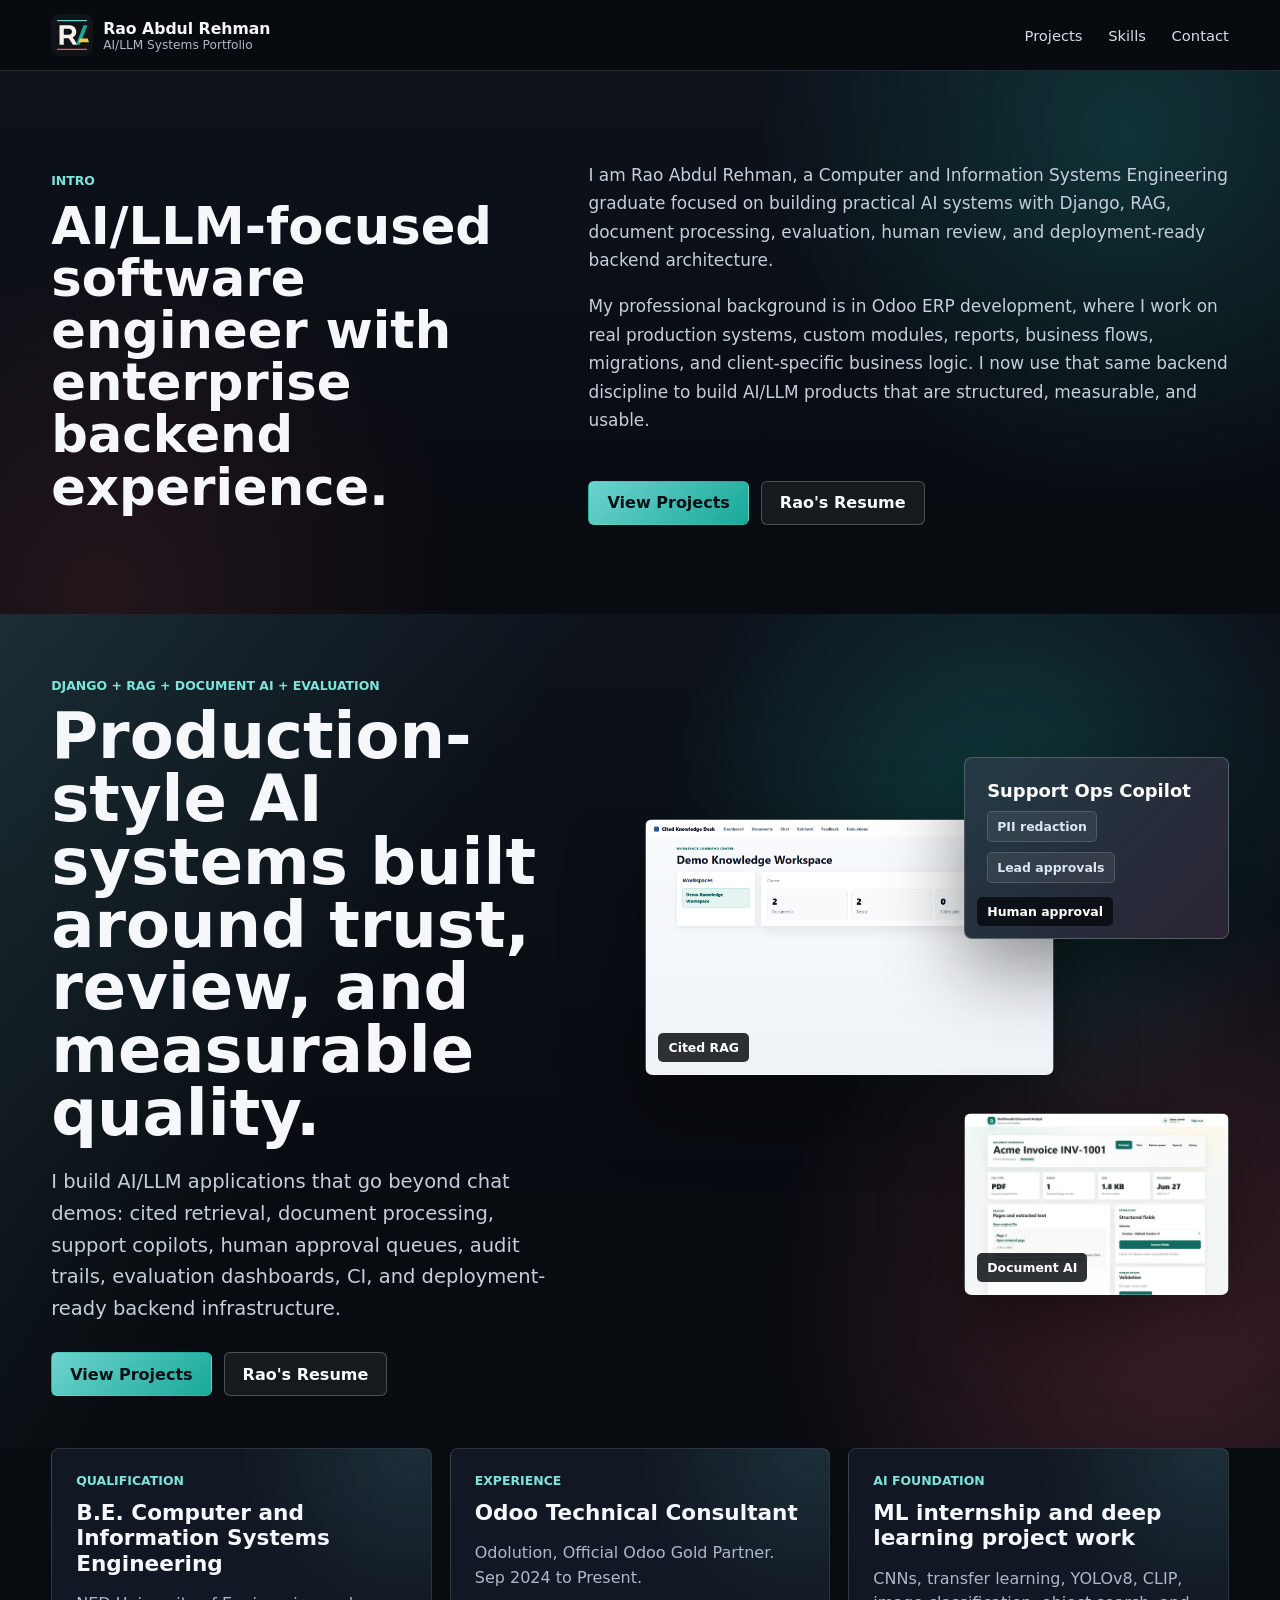
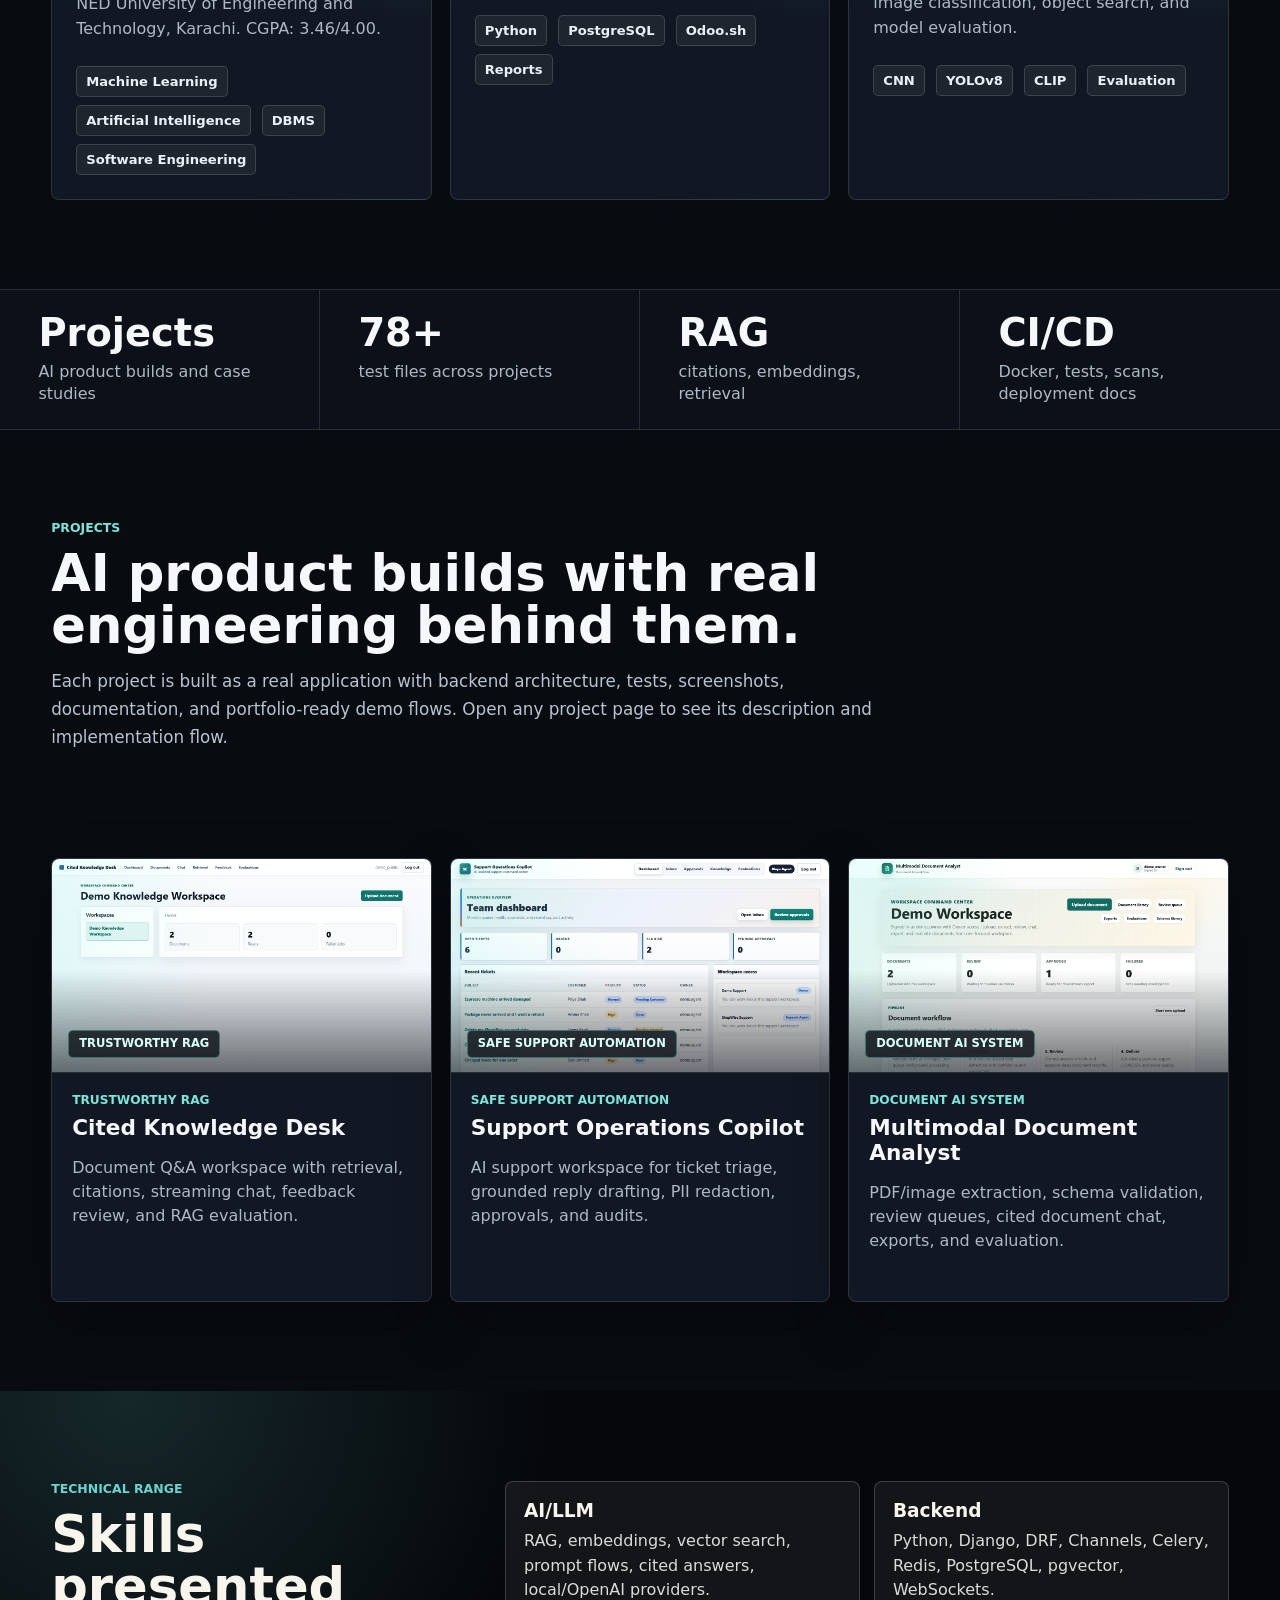
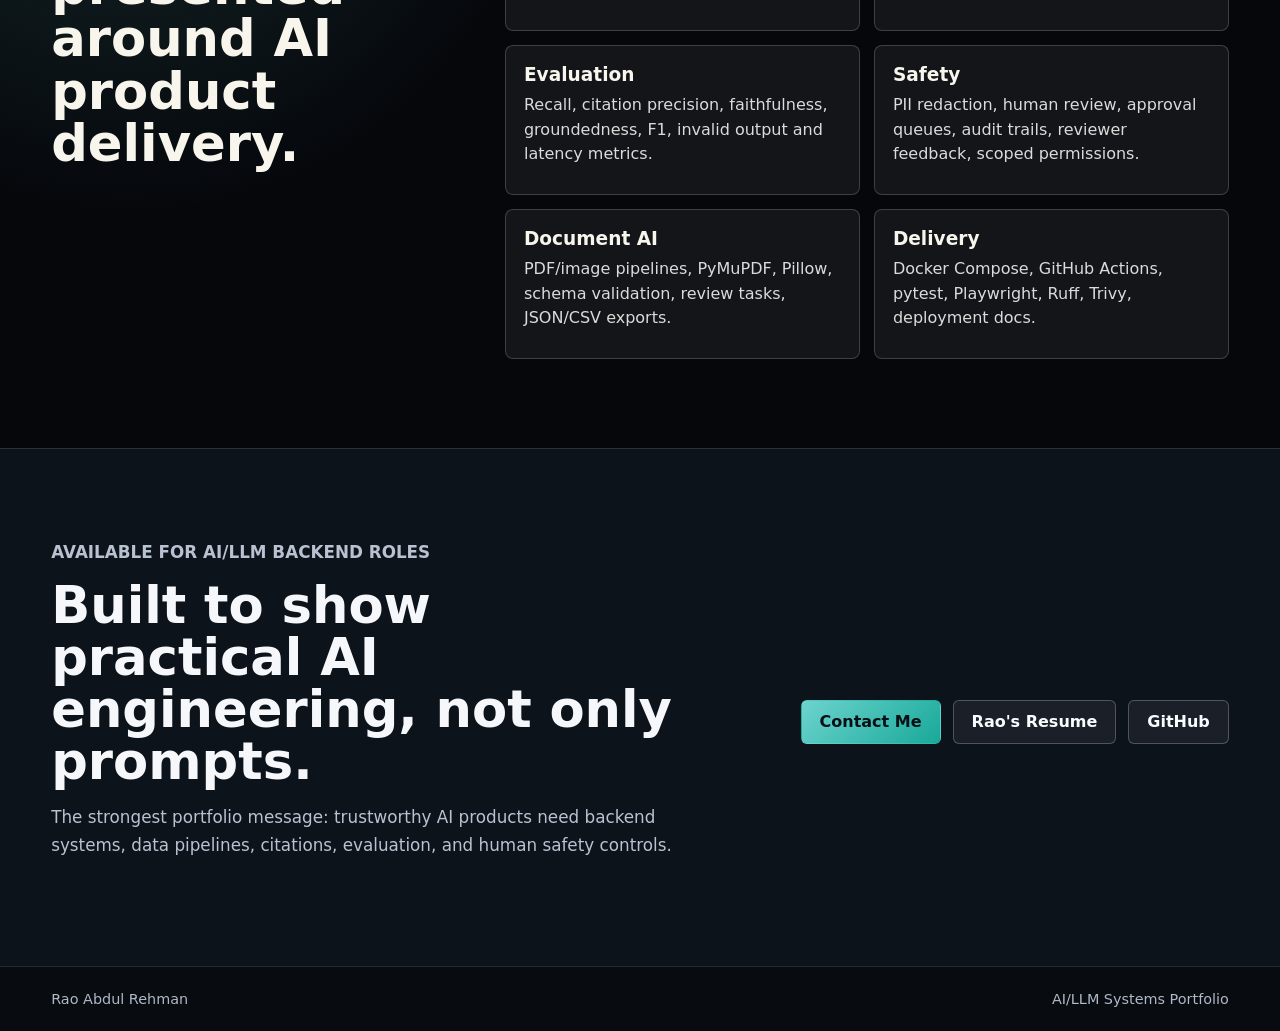
<file: index.html>
<!doctype html>
<html lang="en">
  <head>
    <meta charset="utf-8" />
    <meta name="viewport" content="width=device-width, initial-scale=1" />
    <title>Rao Abdul Rehman | AI/LLM Portfolio</title>
    <meta
      name="description"
      content="AI/LLM portfolio showcasing production-style Django systems for RAG, document AI, support copilots, citations, evaluation, and human-in-the-loop product flows."
    />
    <link rel="icon" href="assets/brand/ra-ai-logo.svg" />
    <link rel="preload" as="image" href="assets/cited/dashboard.png" />
    <link rel="preload" as="image" href="assets/support/dashboard.png" />
    <link rel="preload" as="image" href="assets/document/dashboard.png" />
    <link rel="stylesheet" href="styles.css" />
  </head>
  <body>
    <header class="site-header" id="top">
      <a class="brand" href="index.html" aria-label="Rao Abdul Rehman AI portfolio home">
        <img src="assets/brand/ra-ai-logo.svg" alt="" />
        <span>
          <strong>Rao Abdul Rehman</strong>
          <small>AI/LLM Systems Portfolio</small>
        </span>
      </a>
      <nav aria-label="Primary navigation">
        <a href="projects.html">Projects</a>
        <a href="#skills">Skills</a>
        <a href="contact.html">Contact</a>
      </nav>
    </header>

    <main>
      <section class="profile-section profile-section-top" id="intro" aria-labelledby="intro-title">
        <div>
          <p class="eyebrow">Intro</p>
          <h2 id="intro-title">AI/LLM-focused software engineer with enterprise backend experience.</h2>
        </div>
        <div class="profile-copy">
          <p>
            I am Rao Abdul Rehman, a Computer and Information Systems Engineering graduate focused on building
            practical AI systems with Django, RAG, document processing, evaluation, human review, and deployment-ready
            backend architecture.
          </p>
          <p>
            My professional background is in Odoo ERP development, where I work on real production systems, custom
            modules, reports, business flows, migrations, and client-specific business logic. I now use that same backend
            discipline to build AI/LLM products that are structured, measurable, and usable.
          </p>
          <div class="hero-actions" aria-label="Intro actions">
            <a class="button primary" href="projects.html">View Projects</a>
            <a class="button secondary" href="assets/Rao_Abdul_Rehman_AI_LLM_Resume.pdf" target="_blank" rel="noopener noreferrer">Rao's Resume</a>
          </div>
        </div>
      </section>

      <section class="hero" aria-labelledby="hero-title">
        <div class="hero-copy">
          <p class="eyebrow">Django + RAG + Document AI + Evaluation</p>
          <h1 id="hero-title">Production-style AI systems built around trust, review, and measurable quality.</h1>
          <p class="hero-lede">
            I build AI/LLM applications that go beyond chat demos: cited retrieval, document processing,
            support copilots, human approval queues, audit trails, evaluation dashboards, CI, and deployment-ready
            backend infrastructure.
          </p>
          <div class="hero-actions" aria-label="Portfolio actions">
            <a class="button primary" href="projects.html">View Projects</a>
            <a class="button secondary" href="assets/Rao_Abdul_Rehman_AI_LLM_Resume.pdf" target="_blank" rel="noopener noreferrer">Rao's Resume</a>
          </div>
        </div>

        <div class="hero-visual" aria-label="Portfolio project screenshots">
          <figure class="screen large hero-cited" aria-label="Cited Knowledge Desk dashboard">
            <figcaption>Cited RAG</figcaption>
          </figure>
          <figure class="screen medium top hero-support">
            <div class="hero-panel">
              <strong>Support Ops Copilot</strong>
              <span>PII redaction</span>
              <span>Lead approvals</span>
            </div>
            <figcaption>Human approval</figcaption>
          </figure>
          <figure class="screen medium bottom hero-document" aria-label="Multimodal Document Analyst document detail">
            <figcaption>Document AI</figcaption>
          </figure>
        </div>
      </section>

      <section class="qualification-grid" aria-label="Qualification and experience summary">
        <article>
          <p class="eyebrow">Qualification</p>
          <h3>B.E. Computer and Information Systems Engineering</h3>
          <p>NED University of Engineering and Technology, Karachi. CGPA: 3.46/4.00.</p>
          <span>Machine Learning</span>
          <span>Artificial Intelligence</span>
          <span>DBMS</span>
          <span>Software Engineering</span>
        </article>
        <article>
          <p class="eyebrow">Experience</p>
          <h3>Odoo Technical Consultant</h3>
          <p>Odolution, Official Odoo Gold Partner. Sep 2024 to Present.</p>
          <span>Python</span>
          <span>PostgreSQL</span>
          <span>Odoo.sh</span>
          <span>Reports</span>
        </article>
        <article>
          <p class="eyebrow">AI Foundation</p>
          <h3>ML internship and deep learning project work</h3>
          <p>CNNs, transfer learning, YOLOv8, CLIP, image classification, object search, and model evaluation.</p>
          <span>CNN</span>
          <span>YOLOv8</span>
          <span>CLIP</span>
          <span>Evaluation</span>
        </article>
      </section>

      <section class="metrics" aria-label="Portfolio proof points">
        <article>
          <strong>Projects</strong>
          <span>AI product builds and case studies</span>
        </article>
        <article>
          <strong>78+</strong>
          <span>test files across projects</span>
        </article>
        <article>
          <strong>RAG</strong>
          <span>citations, embeddings, retrieval</span>
        </article>
        <article>
          <strong>CI/CD</strong>
          <span>Docker, tests, scans, deployment docs</span>
        </article>
      </section>

      <section class="section-intro" id="projects">
        <p class="eyebrow">Projects</p>
        <h2>AI product builds with real engineering behind them.</h2>
        <p>
          Each project is built as a real application with backend architecture, tests, screenshots, documentation,
          and portfolio-ready demo flows. Open any project page to see its description and implementation flow.
        </p>
      </section>

      <section class="project-grid" data-home-projects aria-label="Project overview cards"></section>

      <section class="skills-band" id="skills" aria-labelledby="skills-title">
        <div>
          <p class="eyebrow">Technical range</p>
          <h2 id="skills-title">Skills presented around AI product delivery.</h2>
        </div>
        <div class="skills-grid">
          <article>
            <h3>AI/LLM</h3>
            <p>RAG, embeddings, vector search, prompt flows, cited answers, local/OpenAI providers.</p>
          </article>
          <article>
            <h3>Backend</h3>
            <p>Python, Django, DRF, Channels, Celery, Redis, PostgreSQL, pgvector, WebSockets.</p>
          </article>
          <article>
            <h3>Evaluation</h3>
            <p>Recall, citation precision, faithfulness, groundedness, F1, invalid output and latency metrics.</p>
          </article>
          <article>
            <h3>Safety</h3>
            <p>PII redaction, human review, approval queues, audit trails, reviewer feedback, scoped permissions.</p>
          </article>
          <article>
            <h3>Document AI</h3>
            <p>PDF/image pipelines, PyMuPDF, Pillow, schema validation, review tasks, JSON/CSV exports.</p>
          </article>
          <article>
            <h3>Delivery</h3>
            <p>Docker Compose, GitHub Actions, pytest, Playwright, Ruff, Trivy, deployment docs.</p>
          </article>
        </div>
      </section>

      <section class="contact" id="contact" aria-labelledby="contact-title">
        <div>
          <p class="eyebrow">Available for AI/LLM backend roles</p>
          <h2 id="contact-title">Built to show practical AI engineering, not only prompts.</h2>
          <p>
            The strongest portfolio message: trustworthy AI products need backend systems, data pipelines,
            citations, evaluation, and human safety controls.
          </p>
        </div>
        <div class="contact-actions">
          <a class="button primary" href="contact.html">Contact Me</a>
          <a class="button secondary" href="assets/Rao_Abdul_Rehman_AI_LLM_Resume.pdf" target="_blank" rel="noopener noreferrer">Rao's Resume</a>
          <a class="button secondary" href="https://github.com/Rehman-Maan">GitHub</a>
        </div>
      </section>
    </main>

    <footer>
      <span>Rao Abdul Rehman</span>
      <span>AI/LLM Systems Portfolio</span>
    </footer>

    <script src="projects-data.js"></script>
    <script src="site.js"></script>
  </body>
</html>
</file>
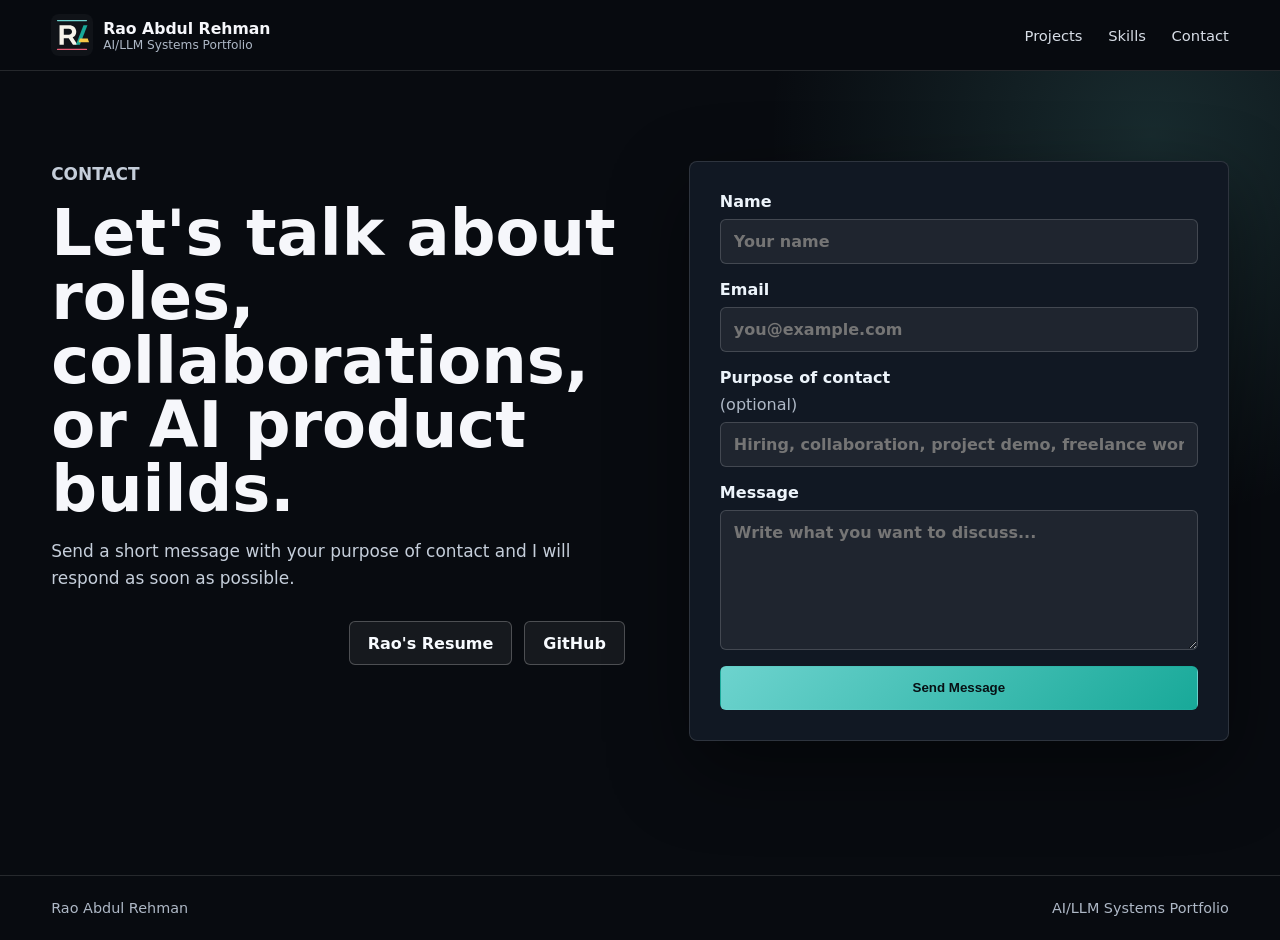
<file: contact.html>
<!doctype html>
<html lang="en">
  <head>
    <meta charset="utf-8" />
    <meta name="viewport" content="width=device-width, initial-scale=1" />
    <title>Contact | Rao Abdul Rehman</title>
    <meta name="description" content="Contact Rao Abdul Rehman for AI/LLM backend roles, project discussions, collaborations, or hiring." />
    <link rel="icon" href="assets/brand/ra-ai-logo.svg" />
    <link rel="stylesheet" href="styles.css" />
  </head>
  <body>
    <header class="site-header">
      <a class="brand" href="index.html" aria-label="Rao Abdul Rehman portfolio home">
        <img src="assets/brand/ra-ai-logo.svg" alt="" />
        <span>
          <strong>Rao Abdul Rehman</strong>
          <small>AI/LLM Systems Portfolio</small>
        </span>
      </a>
      <nav aria-label="Primary navigation">
        <a href="projects.html">Projects</a>
        <a href="index.html#skills">Skills</a>
        <a href="contact.html">Contact</a>
      </nav>
    </header>

    <main>
      <section class="contact-page">
        <div>
          <p class="eyebrow">Contact</p>
          <h1>Let's talk about roles, collaborations, or AI product builds.</h1>
          <p>
            Send a short message with your purpose of contact and I will respond as soon as possible.
          </p>
          <div class="contact-actions">
            <a class="button secondary" href="assets/Rao_Abdul_Rehman_AI_LLM_Resume.pdf" target="_blank" rel="noopener noreferrer">Rao's Resume</a>
            <a class="button secondary" href="https://github.com/Rehman-Maan">GitHub</a>
          </div>
        </div>

        <form class="contact-form" action="https://formsubmit.co/84aa94280b3bed6247f9b49ed70367f7" method="POST" data-contact-form>
          <input type="hidden" name="_subject" value="New portfolio contact for Rao Abdul Rehman" />
          <input type="hidden" name="_template" value="table" />
          <input type="hidden" name="_captcha" value="false" />
          <input type="hidden" name="_next" value="https://rehman-maan.github.io/ai-llm-portfolio/" />
          <input type="text" name="_honey" tabindex="-1" autocomplete="off" aria-hidden="true" class="honeypot" />
          <label>
            Name
            <input name="name" type="text" autocomplete="name" required placeholder="Your name" />
          </label>
          <label>
            Email
            <input name="email" type="email" autocomplete="email" required placeholder="you@example.com" />
          </label>
          <label>
            Purpose of contact <span>(optional)</span>
            <input name="purpose" type="text" placeholder="Hiring, collaboration, project demo, freelance work..." />
          </label>
          <label>
            Message
            <textarea name="message" rows="6" required placeholder="Write what you want to discuss..."></textarea>
          </label>
          <button class="button primary" type="submit">Send Message</button>
        </form>
      </section>
    </main>

    <footer>
      <span>Rao Abdul Rehman</span>
      <span>AI/LLM Systems Portfolio</span>
    </footer>

    <script src="projects-data.js"></script>
    <script src="site.js"></script>
  </body>
</html>
</file>
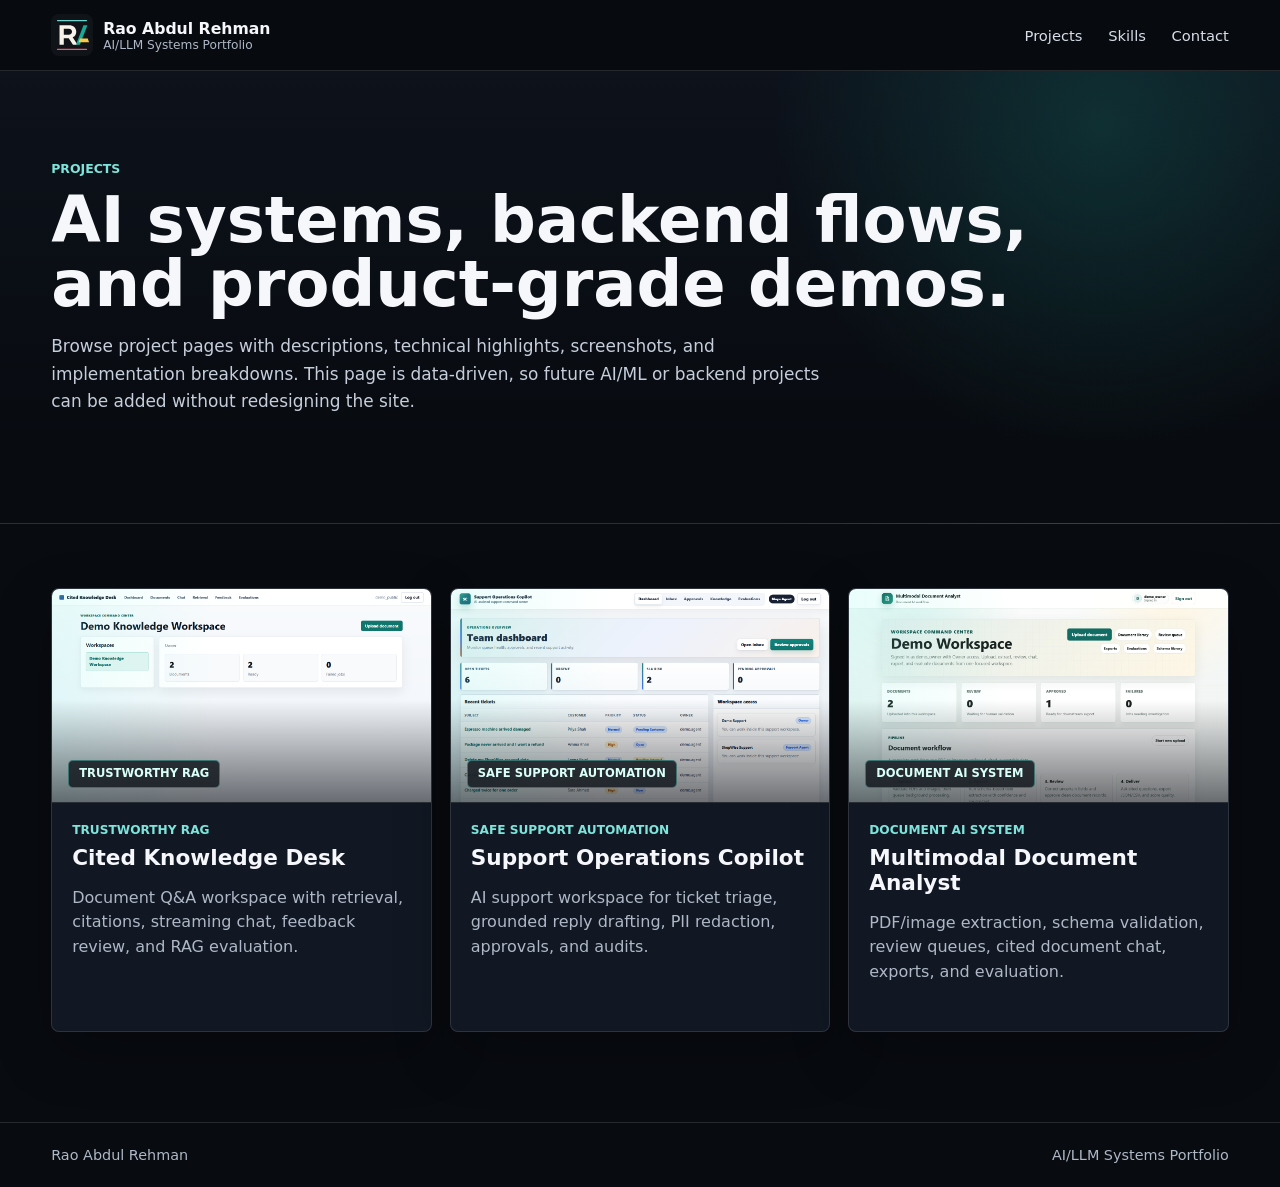
<file: projects.html>
<!doctype html>
<html lang="en">
  <head>
    <meta charset="utf-8" />
    <meta name="viewport" content="width=device-width, initial-scale=1" />
    <title>Projects | Rao Abdul Rehman</title>
    <meta name="description" content="Projects by Rao Abdul Rehman across AI/LLM, Django, RAG, document AI, and backend automation." />
    <link rel="icon" href="assets/brand/ra-ai-logo.svg" />
    <link rel="preload" as="image" href="assets/cited/dashboard.png" />
    <link rel="preload" as="image" href="assets/support/dashboard.png" />
    <link rel="preload" as="image" href="assets/document/dashboard.png" />
    <link rel="stylesheet" href="styles.css" />
  </head>
  <body>
    <header class="site-header">
      <a class="brand" href="index.html" aria-label="Rao Abdul Rehman portfolio home">
        <img src="assets/brand/ra-ai-logo.svg" alt="" />
        <span>
          <strong>Rao Abdul Rehman</strong>
          <small>AI/LLM Systems Portfolio</small>
        </span>
      </a>
      <nav aria-label="Primary navigation">
        <a href="projects.html">Projects</a>
        <a href="index.html#skills">Skills</a>
        <a href="contact.html">Contact</a>
      </nav>
    </header>

    <main>
      <section class="page-hero">
        <p class="eyebrow">Projects</p>
        <h1>AI systems, backend flows, and product-grade demos.</h1>
        <p>
          Browse project pages with descriptions, technical highlights, screenshots, and implementation breakdowns.
          This page is data-driven, so future AI/ML or backend projects can be added without redesigning the site.
        </p>
      </section>

      <section class="project-grid page-grid" data-project-cards aria-label="Projects"></section>
    </main>

    <footer>
      <span>Rao Abdul Rehman</span>
      <span>AI/LLM Systems Portfolio</span>
    </footer>

    <script src="projects-data.js"></script>
    <script src="site.js"></script>
  </body>
</html>
</file>
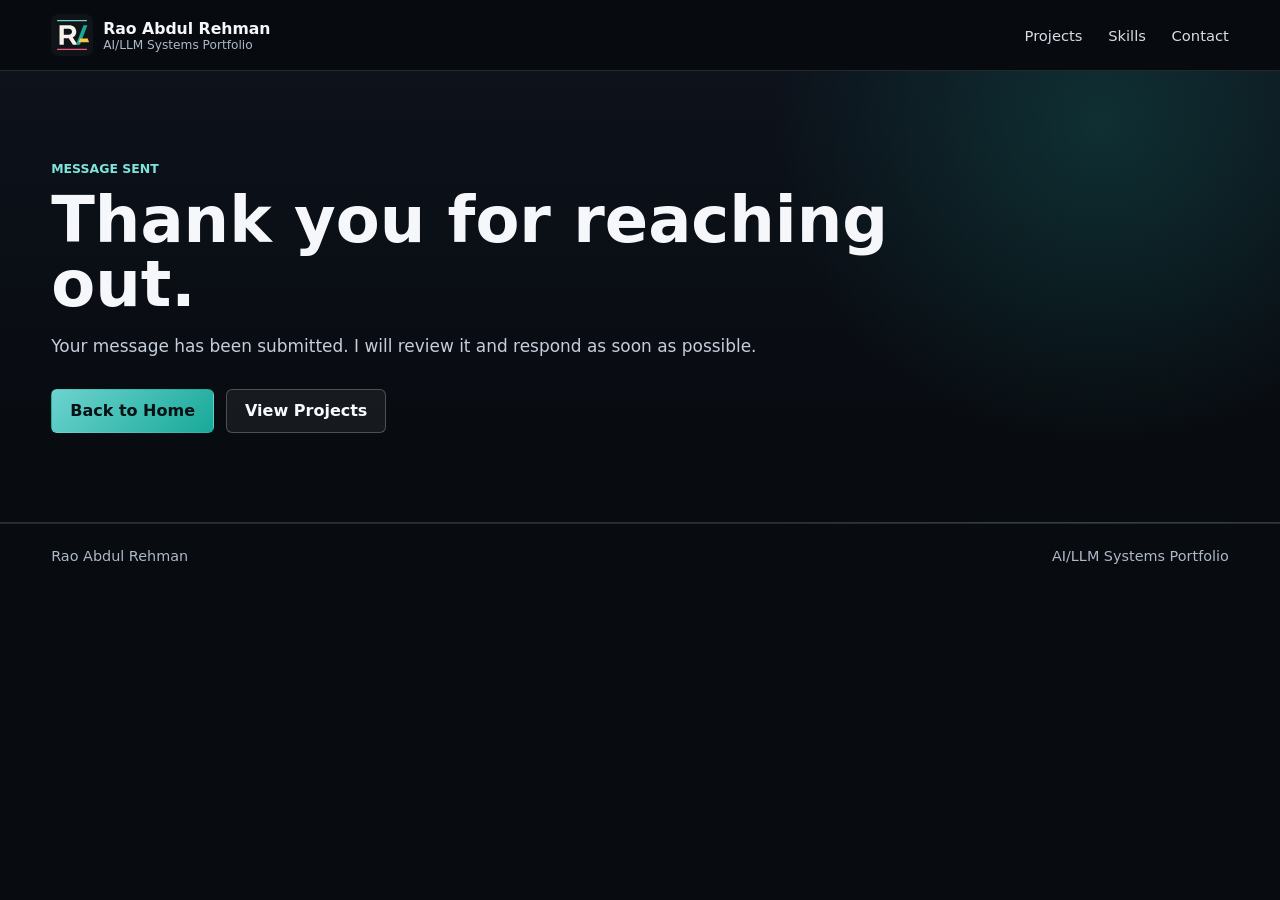
<file: thanks.html>
<!doctype html>
<html lang="en">
  <head>
    <meta charset="utf-8" />
    <meta name="viewport" content="width=device-width, initial-scale=1" />
    <title>Message Sent | Rao Abdul Rehman</title>
    <meta name="description" content="Thank you page for Rao Abdul Rehman's portfolio contact form." />
    <link rel="icon" href="assets/brand/ra-ai-logo.svg" />
    <link rel="stylesheet" href="styles.css" />
  </head>
  <body>
    <header class="site-header">
      <a class="brand" href="index.html" aria-label="Rao Abdul Rehman portfolio home">
        <img src="assets/brand/ra-ai-logo.svg" alt="" />
        <span>
          <strong>Rao Abdul Rehman</strong>
          <small>AI/LLM Systems Portfolio</small>
        </span>
      </a>
      <nav aria-label="Primary navigation">
        <a href="projects.html">Projects</a>
        <a href="index.html#skills">Skills</a>
        <a href="contact.html">Contact</a>
      </nav>
    </header>

    <main>
      <section class="page-hero thanks-page">
        <p class="eyebrow">Message sent</p>
        <h1>Thank you for reaching out.</h1>
        <p>
          Your message has been submitted. I will review it and respond as soon as possible.
        </p>
        <div class="hero-actions">
          <a class="button primary" href="index.html">Back to Home</a>
          <a class="button secondary" href="projects.html">View Projects</a>
        </div>
      </section>
    </main>

    <footer>
      <span>Rao Abdul Rehman</span>
      <span>AI/LLM Systems Portfolio</span>
    </footer>
  </body>
</html>
</file>
<file: styles.css>
:root {
  --ink: #f6f7fb;
  --muted: #aeb8c6;
  --paper: #080b10;
  --panel: #111823;
  --panel-2: #0d131b;
  --line: rgba(255, 255, 255, 0.12);
  --teal: #18a999;
  --cyan: #6dd3ce;
  --gold: #f7c948;
  --rose: #e85d75;
  --forest: #7ee4db;
  --shadow: 0 28px 80px rgba(0, 0, 0, 0.45);
}

* {
  box-sizing: border-box;
}

html {
  scroll-behavior: smooth;
}

body {
  margin: 0;
  overflow-x: hidden;
  background: var(--paper);
  color: var(--ink);
  font-family: Inter, ui-sans-serif, system-ui, -apple-system, BlinkMacSystemFont, "Segoe UI", sans-serif;
}

img {
  display: block;
  max-width: 100%;
}

a {
  color: inherit;
}

.site-header {
  position: sticky;
  top: 0;
  z-index: 10;
  display: flex;
  align-items: center;
  justify-content: space-between;
  gap: 24px;
  padding: 14px clamp(18px, 4vw, 56px);
  border-bottom: 1px solid var(--line);
  background: rgba(8, 11, 16, 0.84);
  backdrop-filter: blur(18px);
}

.brand {
  display: inline-flex;
  align-items: center;
  gap: 10px;
  min-width: 230px;
  text-decoration: none;
}

.brand img {
  width: 42px;
  height: 42px;
}

.brand strong,
.brand small {
  display: block;
}

.brand strong {
  font-size: 0.98rem;
}

.brand small {
  color: var(--muted);
  font-size: 0.76rem;
}

nav {
  display: flex;
  align-items: center;
  gap: clamp(12px, 2vw, 28px);
  color: #d8dee7;
  font-size: 0.92rem;
}

nav a {
  text-decoration: none;
}

nav a:hover {
  color: var(--teal);
}

.hero {
  display: grid;
  grid-template-columns: minmax(0, 0.92fr) minmax(420px, 1.08fr);
  gap: clamp(28px, 5vw, 70px);
  align-items: center;
  min-height: 760px;
  padding: clamp(34px, 5vw, 70px) clamp(18px, 4vw, 56px) clamp(26px, 4vw, 52px);
  overflow: hidden;
  background:
    radial-gradient(circle at 78% 24%, rgba(24, 169, 153, 0.28), transparent 28%),
    radial-gradient(circle at 92% 84%, rgba(232, 93, 117, 0.24), transparent 30%),
    linear-gradient(120deg, rgba(109, 211, 206, 0.14), transparent 34%),
    linear-gradient(180deg, #0d121b 0%, #080b10 76%),
    var(--paper);
}

.hero-copy {
  max-width: 760px;
}

.eyebrow {
  margin: 0 0 12px;
  color: var(--forest);
  font-size: 0.78rem;
  font-weight: 800;
  letter-spacing: 0;
  text-transform: uppercase;
}

h1,
h2,
h3,
p {
  overflow-wrap: anywhere;
}

h1 {
  margin: 0;
  max-width: 820px;
  font-size: clamp(2.42rem, 5vw, 5.55rem);
  line-height: 0.98;
  letter-spacing: 0;
}

.hero-lede {
  margin: 22px 0 0;
  max-width: 650px;
  color: #c5ceda;
  font-size: clamp(1rem, 1.6vw, 1.22rem);
  line-height: 1.62;
}

.hero-actions,
.contact-actions {
  display: flex;
  flex-wrap: wrap;
  gap: 12px;
  margin-top: 28px;
}

.button {
  display: inline-flex;
  align-items: center;
  justify-content: center;
  min-height: 44px;
  padding: 0 18px;
  border: 1px solid rgba(255, 255, 255, 0.24);
  border-radius: 6px;
  font-weight: 800;
  text-decoration: none;
}

.button.primary {
  background: linear-gradient(135deg, var(--cyan), var(--teal));
  color: #071014;
  border-color: transparent;
}

.button.secondary {
  background: rgba(255, 255, 255, 0.06);
  color: #f8fbff;
}

.button:hover {
  transform: translateY(-1px);
}

.hero-visual {
  position: relative;
  min-height: 560px;
}

.screen {
  position: absolute;
  margin: 0;
  overflow: hidden;
  border: 1px solid rgba(255, 255, 255, 0.22);
  border-radius: 8px;
  background: #182232;
  background-position: top left;
  background-repeat: no-repeat;
  background-size: cover;
  box-shadow: var(--shadow);
}

.screen img {
  width: 100%;
  height: 100%;
  object-fit: cover;
  object-position: top left;
}

.hero-cited {
  background-image: url("assets/cited/dashboard.png");
}

.hero-support {
  background:
    linear-gradient(135deg, rgba(109, 211, 206, 0.16), rgba(232, 93, 117, 0.1)),
    #141d2b;
}

.hero-document {
  background-image: url("assets/document/document-detail.jpg");
}

.hero-panel {
  display: grid;
  align-content: start;
  gap: 10px;
  height: 100%;
  padding: 22px;
}

.hero-panel strong {
  color: #ffffff;
  font-size: clamp(1rem, 1.4vw, 1.35rem);
}

.hero-panel span {
  display: inline-flex;
  width: fit-content;
  padding: 7px 9px;
  border: 1px solid rgba(255, 255, 255, 0.14);
  border-radius: 5px;
  background: rgba(255, 255, 255, 0.07);
  color: #dbe7f3;
  font-size: 0.78rem;
  font-weight: 800;
}

.screen figcaption {
  position: absolute;
  left: 12px;
  bottom: 12px;
  padding: 7px 10px;
  border-radius: 5px;
  background: rgba(8, 11, 16, 0.84);
  color: white;
  font-size: 0.78rem;
  font-weight: 800;
}

.screen.large {
  left: 3%;
  top: 11%;
  width: 68%;
  aspect-ratio: 16 / 10;
}

.screen.medium {
  right: 0;
  width: 44%;
  aspect-ratio: 16 / 11;
}

.screen.top {
  top: 0;
}

.screen.bottom {
  bottom: 4%;
}

.metrics {
  display: grid;
  grid-template-columns: repeat(4, minmax(0, 1fr));
  border-top: 1px solid var(--line);
  border-bottom: 1px solid var(--line);
  background: #0c1119;
}

.metrics article {
  min-height: 126px;
  padding: 24px clamp(18px, 3vw, 42px);
  border-right: 1px solid var(--line);
}

.metrics article:last-child {
  border-right: 0;
}

.metrics strong {
  display: block;
  font-size: clamp(1.7rem, 3vw, 2.6rem);
  line-height: 1;
}

.metrics span {
  display: block;
  margin-top: 8px;
  color: var(--muted);
  line-height: 1.4;
}

.section-intro,
.skills-band,
.process,
.contact {
  padding: clamp(54px, 7vw, 96px) clamp(18px, 4vw, 56px);
}

.profile-section {
  display: grid;
  grid-template-columns: minmax(260px, 0.85fr) minmax(0, 1.15fr);
  gap: clamp(28px, 5vw, 70px);
  padding: clamp(54px, 7vw, 96px) clamp(18px, 4vw, 56px);
  border-top: 1px solid var(--line);
  background: #080b10;
}

.profile-section-top {
  min-height: 520px;
  align-items: center;
  border-top: 0;
  background:
    radial-gradient(circle at 88% 12%, rgba(24, 169, 153, 0.22), transparent 30%),
    radial-gradient(circle at 8% 96%, rgba(232, 93, 117, 0.12), transparent 28%),
    linear-gradient(180deg, #0d121b 0%, #080b10 88%);
}

.profile-section h2 {
  margin: 0;
  font-size: clamp(2rem, 4vw, 3.6rem);
  line-height: 1.02;
}

.profile-copy {
  display: grid;
  gap: 18px;
  align-content: start;
  min-width: 0;
}

.profile-section > * {
  min-width: 0;
}

.profile-copy p {
  margin: 0;
  color: #c5ceda;
  font-size: 1.06rem;
  line-height: 1.68;
}

.qualification-grid {
  display: grid;
  grid-template-columns: repeat(3, minmax(0, 1fr));
  gap: 18px;
  padding: 0 clamp(18px, 4vw, 56px) clamp(64px, 7vw, 96px);
  background: #080b10;
}

.qualification-grid article {
  min-height: 270px;
  padding: 24px;
  border: 1px solid var(--line);
  border-radius: 8px;
  background:
    radial-gradient(circle at 95% 0%, rgba(109, 211, 206, 0.12), transparent 34%),
    var(--panel);
}

.qualification-grid h3 {
  margin: 0 0 12px;
  font-size: 1.35rem;
  line-height: 1.18;
}

.qualification-grid p:not(.eyebrow) {
  color: var(--muted);
  line-height: 1.55;
}

.qualification-grid span {
  display: inline-flex;
  margin: 8px 6px 0 0;
  padding: 7px 9px;
  border: 1px solid rgba(255, 255, 255, 0.14);
  border-radius: 5px;
  background: rgba(255, 255, 255, 0.06);
  color: #eaf0f7;
  font-size: 0.82rem;
  font-weight: 800;
}

.section-intro {
  max-width: 930px;
}

.section-intro h2,
.skills-band h2,
.process h2,
.contact h2,
.case-copy h2 {
  margin: 0;
  font-size: clamp(2rem, 4vw, 3.6rem);
  line-height: 1.02;
  letter-spacing: 0;
}

.section-intro p:not(.eyebrow),
.contact p,
.case-copy p {
  color: #b8c2d0;
  font-size: 1.05rem;
  line-height: 1.65;
}

.project-grid {
  display: grid;
  grid-template-columns: repeat(3, minmax(0, 1fr));
  gap: 18px;
  padding: 0 clamp(18px, 4vw, 56px) clamp(64px, 7vw, 104px);
}

.project-card {
  overflow: hidden;
  border: 1px solid var(--line);
  border-radius: 8px;
  background: var(--panel);
  box-shadow: 0 20px 55px rgba(0, 0, 0, 0.28);
  transition:
    transform 180ms ease,
    border-color 180ms ease,
    box-shadow 180ms ease;
}

.project-card-link {
  display: block;
  height: 100%;
  text-decoration: none;
}

.project-card:hover,
.project-card:focus-within {
  transform: translateY(-7px) scale(1.018);
  border-color: rgba(105, 244, 228, 0.42);
  box-shadow: 0 28px 70px rgba(0, 0, 0, 0.38), 0 0 0 1px rgba(105, 244, 228, 0.1);
}

.project-card:hover img,
.project-card:focus-within img {
  transform: scale(1.045);
}

.project-poster {
  position: relative;
  overflow: hidden;
  padding: 0;
  border-bottom: 1px solid var(--line);
  background: #0b1119;
}

.project-poster::after {
  position: absolute;
  inset: 0;
  content: "";
  background:
    linear-gradient(180deg, rgba(7, 10, 16, 0) 52%, rgba(7, 10, 16, 0.58) 100%),
    linear-gradient(90deg, rgba(105, 244, 228, 0.14), transparent 42%);
  pointer-events: none;
}

.project-poster img {
  display: block;
  width: 100%;
  aspect-ratio: 16 / 9;
  object-fit: cover;
  object-position: top center;
  transition: transform 220ms ease;
}

.project-poster span {
  position: absolute;
  left: 16px;
  bottom: 14px;
  z-index: 1;
  max-width: calc(100% - 32px);
  padding: 7px 10px;
  border: 1px solid rgba(105, 244, 228, 0.36);
  border-radius: 5px;
  background: rgba(8, 13, 20, 0.78);
  color: #d9fff9;
  font-size: 0.72rem;
  font-weight: 900;
  line-height: 1;
  text-transform: uppercase;
  backdrop-filter: blur(10px);
}

.project-visual-panel {
  display: grid;
  align-content: center;
  gap: 12px;
  min-height: 264px;
  padding: 28px;
  border-bottom: 1px solid var(--line);
  background:
    radial-gradient(circle at 88% 20%, rgba(109, 211, 206, 0.22), transparent 30%),
    linear-gradient(135deg, rgba(232, 93, 117, 0.15), rgba(24, 169, 153, 0.1)),
    #141d2b;
}

.project-visual-panel strong {
  color: #ffffff;
  font-size: clamp(1.5rem, 2.4vw, 2.25rem);
  line-height: 1;
}

.project-visual-panel span {
  width: fit-content;
  padding: 8px 10px;
  border: 1px solid rgba(255, 255, 255, 0.16);
  border-radius: 5px;
  background: rgba(255, 255, 255, 0.07);
  color: #dbe7f3;
  font-weight: 800;
}

.project-card-body {
  padding: 20px;
}

.project-type {
  margin: 0 0 8px;
  color: var(--forest);
  font-size: 0.76rem;
  font-weight: 900;
  text-transform: uppercase;
}

.project-card h3 {
  margin: 0;
  font-size: 1.35rem;
}

.project-card p:not(.project-type) {
  min-height: 84px;
  color: var(--muted);
  line-height: 1.52;
}

.text-link {
  color: #d9fff9;
  text-decoration: underline;
}

.case-study {
  display: grid;
  grid-template-columns: minmax(0, 0.9fr) minmax(0, 1.1fr);
  gap: clamp(28px, 5vw, 70px);
  align-items: center;
  padding: clamp(58px, 8vw, 110px) clamp(18px, 4vw, 56px);
  border-top: 1px solid var(--line);
  background: #080b10;
}

.case-study.reverse {
  direction: rtl;
  background: #0c1119;
}

.case-study.reverse > * {
  direction: ltr;
}

.feature-list {
  display: grid;
  gap: 10px;
  margin: 24px 0 0;
  padding: 0;
  list-style: none;
}

.feature-list li {
  position: relative;
  padding-left: 22px;
  color: #d8dee7;
  line-height: 1.5;
}

.feature-list li::before {
  content: "";
  position: absolute;
  left: 0;
  top: 0.7em;
  width: 9px;
  height: 9px;
  border-radius: 50%;
  background: var(--teal);
}

.tag-row {
  display: flex;
  flex-wrap: wrap;
  gap: 8px;
  margin-top: 24px;
}

.tag-row span {
  padding: 8px 10px;
  border: 1px solid rgba(255, 255, 255, 0.16);
  border-radius: 5px;
  background: rgba(255, 255, 255, 0.07);
  color: #eaf0f7;
  font-size: 0.82rem;
  font-weight: 800;
}

.case-media {
  display: grid;
  gap: 16px;
}

.case-media img {
  width: 100%;
  aspect-ratio: 16 / 9.5;
  object-fit: cover;
  object-position: top left;
  border: 1px solid rgba(255, 255, 255, 0.14);
  border-radius: 8px;
  box-shadow: 0 22px 60px rgba(0, 0, 0, 0.36);
}

.skills-band {
  display: grid;
  grid-template-columns: minmax(260px, 0.7fr) minmax(0, 1.3fr);
  gap: clamp(28px, 5vw, 70px);
  background:
    radial-gradient(circle at 10% 0%, rgba(109, 211, 206, 0.16), transparent 32%),
    #05070b;
  color: #f8f5ed;
}

.skills-band .eyebrow {
  color: var(--cyan);
}

.skills-grid {
  display: grid;
  grid-template-columns: repeat(2, minmax(0, 1fr));
  gap: 14px;
}

.skills-grid article {
  min-height: 150px;
  padding: 18px;
  border: 1px solid rgba(255, 255, 255, 0.18);
  border-radius: 8px;
  background: rgba(255, 255, 255, 0.06);
}

.skills-grid h3,
.timeline h3 {
  margin: 0 0 8px;
  font-size: 1.16rem;
}

.skills-grid p {
  margin: 0;
  color: #d7ddd9;
  line-height: 1.55;
}

.timeline {
  display: grid;
  grid-template-columns: repeat(5, minmax(0, 1fr));
  gap: 12px;
  margin-top: 28px;
}

.timeline article {
  min-height: 190px;
  padding: 18px;
  border: 1px solid var(--line);
  border-radius: 8px;
  background: var(--panel);
}

.timeline span {
  display: inline-flex;
  margin-bottom: 30px;
  color: var(--rose);
  font-weight: 900;
}

.timeline p {
  margin: 0;
  color: var(--muted);
  line-height: 1.48;
}

.contact {
  display: grid;
  grid-template-columns: minmax(0, 1.1fr) minmax(260px, 0.9fr);
  gap: 28px;
  align-items: center;
  border-top: 1px solid var(--line);
  background: var(--panel-2);
}

.contact-actions {
  justify-content: flex-end;
}

.page-hero,
.detail-hero,
.contact-page,
.detail-section {
  padding: clamp(54px, 7vw, 96px) clamp(18px, 4vw, 56px);
}

.page-hero,
.detail-hero {
  border-bottom: 1px solid var(--line);
  background:
    radial-gradient(circle at 86% 12%, rgba(24, 169, 153, 0.2), transparent 28%),
    linear-gradient(180deg, #0d121b 0%, #080b10 82%);
}

.page-hero h1,
.detail-hero h1,
.contact-page h1 {
  margin: 0;
  max-width: 980px;
  font-size: clamp(2.4rem, 5vw, 5.2rem);
  line-height: 1;
}

.page-hero p:not(.eyebrow),
.detail-hero p:not(.eyebrow),
.contact-page p {
  max-width: 800px;
  color: #c5ceda;
  font-size: 1.06rem;
  line-height: 1.65;
}

.page-grid {
  padding-top: clamp(42px, 5vw, 72px);
}

.detail-hero {
  display: grid;
  grid-template-columns: minmax(0, 0.92fr) minmax(320px, 0.78fr);
  gap: clamp(28px, 5vw, 70px);
  align-items: center;
}

.detail-hero.compact {
  display: block;
}

.detail-hero img {
  width: 100%;
  aspect-ratio: 16 / 10;
  object-fit: cover;
  object-position: top left;
  border: 1px solid var(--line);
  border-radius: 8px;
  box-shadow: var(--shadow);
}

.detail-section {
  border-bottom: 1px solid var(--line);
}

.detail-section h2 {
  margin: 0;
  font-size: clamp(2rem, 4vw, 3.4rem);
  line-height: 1.04;
}

.detail-section.split {
  display: grid;
  grid-template-columns: minmax(0, 0.86fr) minmax(0, 1.14fr);
  gap: clamp(28px, 5vw, 70px);
  align-items: center;
}

.detail-timeline {
  grid-template-columns: repeat(5, minmax(0, 1fr));
}

.detail-cta {
  border-bottom: 1px solid var(--line);
}

.contact-page {
  display: grid;
  grid-template-columns: minmax(0, 0.85fr) minmax(320px, 0.8fr);
  gap: clamp(28px, 5vw, 70px);
  align-items: start;
  min-height: calc(100vh - 96px);
  background:
    radial-gradient(circle at 90% 8%, rgba(109, 211, 206, 0.16), transparent 28%),
    #080b10;
}

.contact-form {
  display: grid;
  gap: 16px;
  padding: clamp(18px, 3vw, 30px);
  border: 1px solid var(--line);
  border-radius: 8px;
  background: var(--panel);
  box-shadow: var(--shadow);
}

.honeypot {
  position: absolute;
  left: -9999px;
  width: 1px;
  height: 1px;
  opacity: 0;
  pointer-events: none;
}

.contact-form label {
  display: grid;
  gap: 8px;
  color: #edf4fb;
  font-weight: 800;
}

.contact-form label span,
.form-note {
  color: var(--muted);
  font-weight: 500;
}

.contact-form input,
.contact-form textarea {
  width: 100%;
  border: 1px solid rgba(255, 255, 255, 0.16);
  border-radius: 6px;
  background: rgba(255, 255, 255, 0.06);
  color: #ffffff;
  font: inherit;
  padding: 12px 13px;
}

.contact-form input:focus,
.contact-form textarea:focus {
  border-color: var(--cyan);
  outline: 2px solid rgba(109, 211, 206, 0.2);
}

.contact-form textarea {
  resize: vertical;
}

.contact-form button {
  cursor: pointer;
}

.form-note {
  margin: 0;
  font-size: 0.9rem;
  line-height: 1.5;
}

footer {
  display: flex;
  justify-content: space-between;
  gap: 18px;
  padding: 24px clamp(18px, 4vw, 56px);
  border-top: 1px solid var(--line);
  color: var(--muted);
  font-size: 0.9rem;
}

@media (max-width: 1100px) {
  .hero,
  .case-study,
  .skills-band,
  .contact,
  .profile-section,
  .detail-hero,
  .detail-section.split,
  .contact-page {
    grid-template-columns: 1fr;
  }

  .hero {
    min-height: auto;
  }

  .hero-visual {
    min-height: 520px;
  }

  .project-grid,
  .qualification-grid,
  .timeline,
  .detail-timeline {
    grid-template-columns: repeat(2, minmax(0, 1fr));
  }
}

@media (max-width: 760px) {
  .site-header {
    align-items: flex-start;
    flex-direction: column;
  }

  nav {
    width: 100%;
    overflow-x: auto;
    padding-bottom: 3px;
  }

  .hero-visual {
    min-height: 460px;
  }

  .screen.large {
    left: 0;
    width: 86%;
  }

  .screen.medium {
    width: 58%;
  }

  .metrics,
  .project-grid,
  .qualification-grid,
  .skills-grid,
  .timeline,
  .detail-timeline {
    grid-template-columns: 1fr;
  }

  .metrics article {
    border-right: 0;
    border-bottom: 1px solid var(--line);
  }

  .metrics article:last-child {
    border-bottom: 0;
  }

  .project-card p:not(.project-type) {
    min-height: auto;
  }

  .contact-actions {
    justify-content: flex-start;
  }

  footer {
    flex-direction: column;
  }
}

@media (max-width: 520px) {
  .hero {
    padding-left: 20px;
    padding-right: 20px;
  }

  .profile-section {
    display: block;
    padding-left: 20px;
    padding-right: 20px;
    overflow: hidden;
  }

  .profile-section h2 {
    font-size: 1.82rem;
    line-height: 1.08;
    max-width: 330px;
    overflow-wrap: break-word;
  }

  .profile-copy {
    display: block;
    max-width: 330px;
    margin-top: 24px;
  }

  .profile-copy p {
    font-size: 0.98rem;
    line-height: 1.62;
    max-width: 330px;
    overflow-wrap: break-word;
  }

  h1 {
    font-size: 2.15rem;
    line-height: 1.06;
  }

  .hero-lede {
    font-size: 1rem;
    line-height: 1.55;
  }

  .hero-visual {
    min-height: 330px;
    overflow: hidden;
  }

  .screen.top {
    display: none;
  }

  .screen.large {
    top: 8%;
    width: 92%;
  }

  .screen.bottom {
    right: 0;
    bottom: 8%;
    width: 66%;
  }

  .screen figcaption {
    font-size: 0.72rem;
  }

  .button {
    width: 100%;
  }
}
</file>
